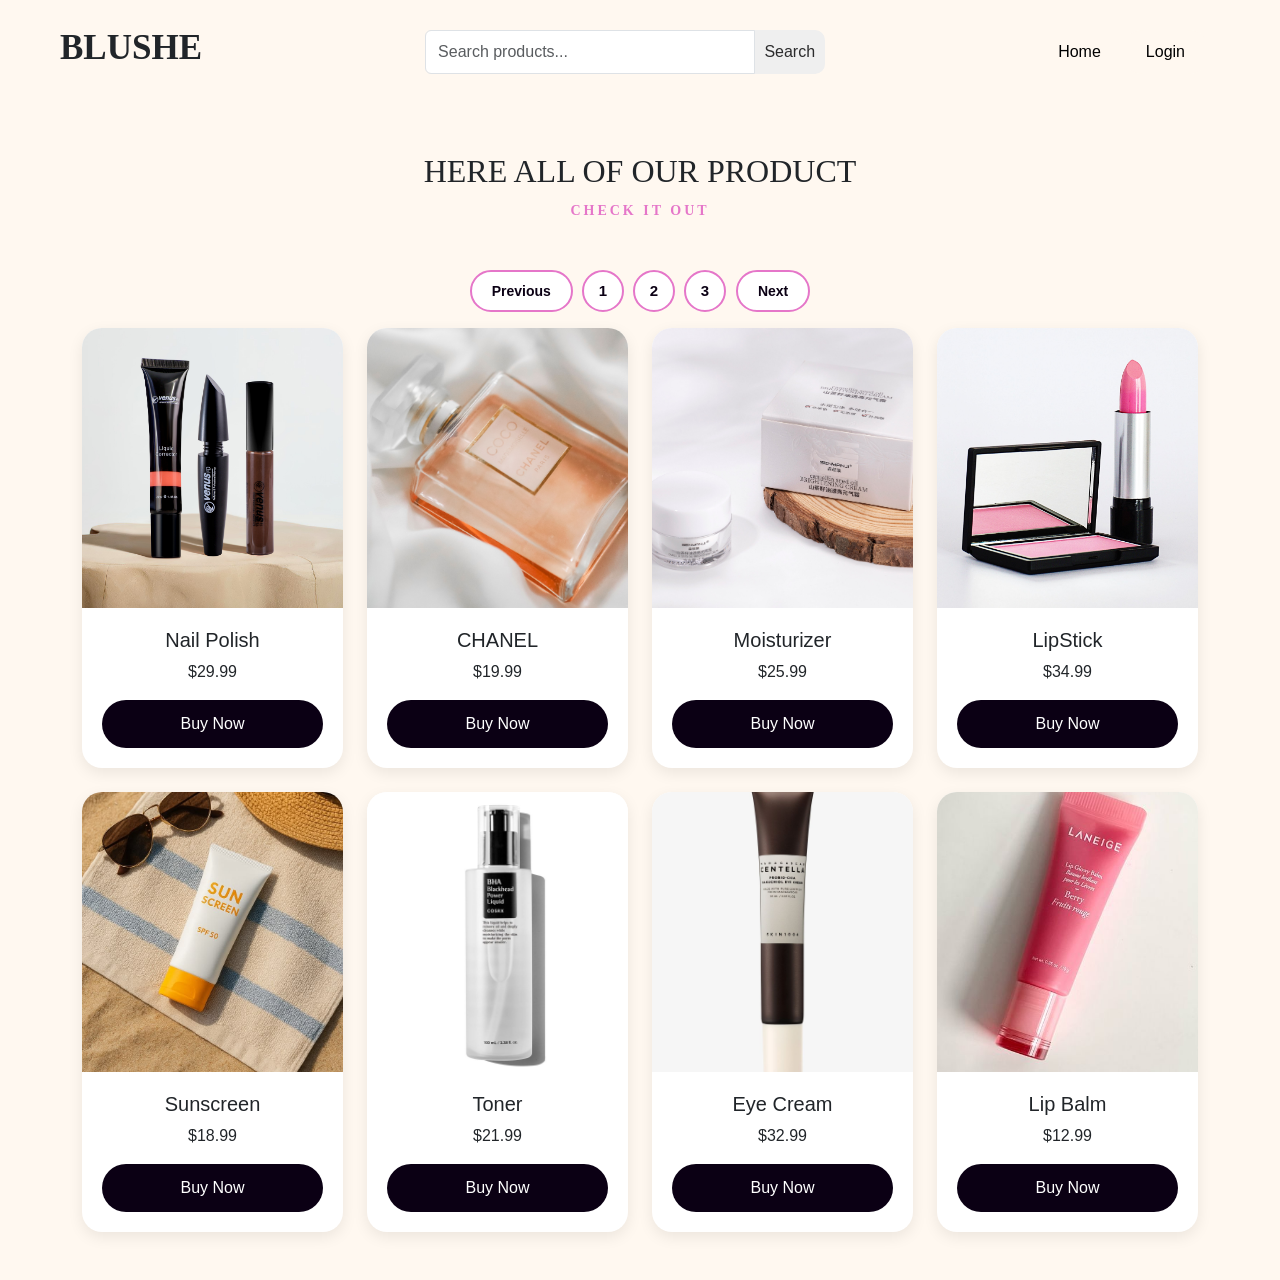
<file: products.html>
<!DOCTYPE html>
<html lang="en">
    <head>
        <meta charset="UTF-8">
        <meta name="viewport" content="width=device-width, initial-scale=1.0">
        <title>BLUSHE Products</title>

        <link
            href="https://cdn.jsdelivr.net/npm/bootstrap@5.3.8/dist/css/bootstrap.min.css"
            rel="stylesheet">
        <link rel="stylesheet" href="./css/style.css">
    </head>

    <body>

        <nav class="product_navbar">

            <h1 class="logo">BLUSHE</h1>

            <div class="input-group search-box">

                <input
                    type="text"
                    class="form-control"
                    placeholder="Search products...">

                <button class=" searchbtn" type="button">
                    Search
                </button>

            </div>

            <div class="nav-buttons">

                <a href="index.html">Home</a>
                <button class="login-btn">
                    Login
                </button>
            </div>
        </nav>
        <section class="container py-5">
            <div class="product_head">
                <h2> HERE ALL OF OUR PRODUCT</h2>
                <span class="feature-subtitle">Check it out</span>
            </div>
            <nav class="mt-5 d-flex justify-content-center">

                <ul class="pagination">

                    <li class="page-item w-100">
                        <a class="page-nav" href="#">Previous</a>
                    </li>

                    <li class="page-item">
                        <a class="page-link" href="#">1</a>
                    </li>

                    <li class="page-item">
                        <a class="page-link" href="#">2</a>
                    </li>

                    <li class="page-item">
                        <a class="page-link" href="#">3</a>
                    </li>

                    <li class="page-item">
                        <a class="page-nav" href="#">Next</a>
                    </li>

                </ul>

            </nav>
            <div class="row g-4">

                <div class="col-lg-3 col-md-4 col-sm-6">
                    <div class="card w- 100 h-100">
                        <img src="./pic/product1.jpg" class="card-img-top" alt>
                        <div class="card-body text-center">
                            <h5>Nail Polish</h5>
                            <p>$29.99</p>
                            <button class="btn btn-dark w-100">Buy Now</button>
                        </div>
                    </div>
                </div>

                <div class="col-lg-3 col-md-4 col-sm-6">
                    <div class="card h-100">
                        <img src="./pic/product2.jpg" class="card-img-top" alt>
                        <div class="card-body text-center">
                            <h5>CHANEL</h5>
                            <p>$19.99</p>
                            <button class="btn btn-dark w-100">Buy Now</button>
                        </div>
                    </div>
                </div>

                <div class="col-lg-3 col-md-4 col-sm-6">
                    <div class="card h-100">
                        <img src="./pic/product3.jpg" class="card-img-top" alt>
                        <div class="card-body text-center">
                            <h5>Moisturizer</h5>
                            <p>$25.99</p>
                            <button class="btn btn-dark w-100">Buy Now</button>
                        </div>
                    </div>
                </div>

                <div class="col-lg-3 col-md-4 col-sm-6">
                    <div class="card h-100">
                        <img src="./pic/product4.jpg" class="card-img-top" alt>
                        <div class="card-body text-center">
                            <h5>LipStick</h5>
                            <p>$34.99</p>
                            <button class="btn btn-dark w-100">Buy Now</button>
                        </div>
                    </div>
                </div>

                <div class="col-lg-3 col-md-4 col-sm-6">
                    <div class="card h-100">
                        <img src="./pic/product5.jpg" class="card-img-top" alt>
                        <div class="card-body text-center">
                            <h5>Sunscreen</h5>
                            <p>$18.99</p>
                            <button class="btn btn-dark w-100">Buy Now</button>
                        </div>
                    </div>
                </div>

                <div class="col-lg-3 col-md-4 col-sm-6">
                    <div class="card h-100">
                        <img src="./pic/product6.jpg" class="card-img-top" alt>
                        <div class="card-body text-center">
                            <h5>Toner</h5>
                            <p>$21.99</p>
                            <button class="btn btn-dark w-100">Buy Now</button>
                        </div>
                    </div>
                </div>

                <div class="col-lg-3 col-md-4 col-sm-6">
                    <div class="card h-100">
                        <img src="./pic/product7.jpg" class="card-img-top" alt>
                        <div class="card-body text-center">
                            <h5>Eye Cream</h5>
                            <p>$32.99</p>
                            <button class="btn btn-dark w-100">Buy Now</button>
                        </div>
                    </div>
                </div>

                <div class="col-lg-3 col-md-4 col-sm-6">
                    <div class="card h-100">
                        <img src="./pic/product8.jpg" class="card-img-top" alt>
                        <div class="card-body text-center">
                            <h5>Lip Balm</h5>
                            <p>$12.99</p>
                            <button class="btn btn-dark w-100">Buy Now</button>
                        </div>
                    </div>
                </div>
            </div>
        </section>
    </body>
</html>
</file>
<file: css/style.css>
* {
  margin: 0;
  padding: 0;
  box-sizing: border-box;
}

body {
  background: #fff8f0;
  font-family: Arial, Helvetica, sans-serif;
}
a {
  text-decoration: none;
  color: #0b0014;
  cursor: pointer;
  text-transform: 3s;
}
a:hover{
  color: #e576c9;
}
ul {
  list-style: none;
}

.navbar{
  padding: 20px 60px;
  display: flex;
  align-items: center;
  justify-content: space-between;
  gap:14px
}
.nav-links{
  display:flex;
  gap: 40px;
}
.nav-buttons{
  padding: 10px;
}
.login-btn{
  padding: 15px;
  color:#0B0014;
  border-radius: 10px;
  border: none;
  font-size: 1rem;
  background-color: #fff8f0;
  text-transform: 2s;
}
.login-btn:hover{
  color:#E576C9
}
.shop-btn{
  padding: 15px;
  color:#0B0014;
  font-size: 1rem;
  background-color:#fff8f0;
  border-radius: 10px;
  border: none;
  text-transform: 2s;
}
.shop-btn:hover{
  color:#E576C9
}

.Hero_section{
  display: flex;
  align-items: center;
  justify-content: space-between;
  padding: 80px 100px;
}

.hero_content {
  flex: 1;
}

.hero_content span {
  color: #e576c9;
  font-size: 14px;
  letter-spacing: 3px;
  font-weight: 600;
}

.hero_content h1 {
  font-family: "Franklin Gothic Medium", "Arial Narrow", Arial, sans-serif;
  font-size: 4rem;
  color: #0b0014;
  margin: 20px 0;
  line-height: 1.1;
}

.hero_content p {
  color: #666;
  font-size: 18px;
  line-height: 1.8;
  max-width: 500px;
}

.hero_content button {
  margin-top: 35px;
  padding: 15px 20px;
  background: #e576c9;
  color: white;
  border: none;
  border-radius: 40px;
  cursor: pointer;
  font-size: 16px;
  transition: 0.3s;
}

.hero_content button:hover {
  background-color: #0b0014;
}

.popular_products {
  flex: 1;
  display: grid;
  grid-template-columns: repeat(2, 1fr);
  gap: 25px;
}

.product {
  overflow: hidden;
  border-radius: 25px;
  box-shadow: 0 10px 25px rgba(0, 0, 0, 0.08);
  transition: 0.3s;
}

.product:hover {
  transform: translateY(10px);
}

.product img {
  width: 100%;
  height: 320px;
  object-fit: cover;
  display: block;
}
/* feature-section */
.features-section {
  background: #ffffff;
  padding: 80px 0;
}

.feature_container {
  width: 90%;
  max-width: 1400px;
  margin: auto;
}

.feature_content {
  width: 100%;
}

.feature-header {
  max-width: 600px;
  margin: 0 auto 64px;
  text-align: center;
}

.feature-subtitle {
  color: #e576c9;
  font-size: 14px;
  font-weight: 600;
  letter-spacing: 3px;
  text-transform: uppercase;
}

.feature-title {
  font-size: 40px;
  font-family: "Georgia", serif;
  font-weight: bold;
  margin-top: 16px;
}

.feature-description {
  color: #6b7280;
  margin-top: 16px;
  line-height: 1.6;
}

.feature-grid {
  display: grid;
  grid-template-columns: repeat(5, 1fr);
  gap: 12px;
}

.feature-card {
  background: #fff8f0;
  padding: 20px;
  border-radius: 24px;
}

.feature-icon {
  width: 48px;
  height: 48px;
  background: #fdeaf6;
  color: #e576c9;
  border-radius: 50%;

  display: flex;
  justify-content: center;
  align-items: center;

  font-size: 22px;
  margin-bottom: 20px;
}

.feature-card h3 {
  font-size: 18px;
  font-weight: 600;
  margin-bottom: 10px;
}

.feature-card p {
  font-size: 14px;
  color: #6b7280;
  line-height: 1.6;
}
/* review */
.reviews-section{
    padding:100px 80px;
    background: #ffffff;
}

.reviews-header{
    max-width:600px;
    margin:0 auto 60px;
    text-align:center;
}

.reviews-header h2{
    font-size:40px;
    font-family:Georgia, serif;
    font-weight:bold;
    color:#0B0014;
}

.reviews-grid{
    display:grid;
    grid-template-columns:repeat(3,1fr);
    gap:32px;
}

.review-card{
    background:#ffffffcc;
    padding:32px;
    border-radius:24px;
    box-shadow:0 8px 20px rgba(0,0,0,.08);
    transition:.3s;
}

.review-card:hover{
    transform:translateY(-8px);
    box-shadow:0 15px 30px rgba(0,0,0,.15);
}

.stars{
    color:#E576C9;
    font-size:20px;
    margin-bottom:20px;
}

.review-text{
    color:#666;
    line-height:1.8;
    margin-bottom:24px;
}

.review-user{
    display:flex;
    align-items:center;
    gap:12px;
    border-top:1px solid #ede9e9;
    padding-top:16px;
}

.review-user img{
    width:40px;
    height:40px;
    border-radius:50%;
    object-fit:cover;
}

.review-user h4{
    font-size:15px;
    margin-bottom:4px;
    color:#0B0014;
}

.review-user span{
    font-size:13px;
    color:#888;
}

.package-section{
    background:#FFF8F0;
    padding:100px 80px;
}

.package-header{
    text-align:center;
    margin-bottom:60px;
}

.package-header span{
    color:#E576C9;
    font-size:14px;
    font-weight:600;
    letter-spacing:3px;
    text-transform:uppercase;
}

.package-grid{
    max-width:1100px;
    margin:auto;
    display:grid;
    grid-template-columns:repeat(3,1fr);
    gap:32px;
}

.pricing-card{
    background:#fff;
    padding:40px;
    border-radius:24px;
    box-shadow:0 5px 15px rgba(0,0,0,.08);
}

.pricing-card h3{
    font-size:22px;
    font-weight:600;
    margin-bottom:10px;
    color:#0B0014;
}

.plan-description{
    color:#888;
    margin-bottom:25px;
}

.pricing-card h2{
    font-size:42px;
    font-weight:bold;
    margin-bottom:25px;
    color:#0B0014;
}

.pricing-card h2 span{
    font-size:18px;
    font-weight:400;
    color:#999;
}

.pricing-card ul{
    list-style:none;
    margin-bottom:35px;
}

.pricing-card ul li{
    margin-bottom:15px;
    color:#666;
    font-size:15px;
}

.outline-btn,
.primary-btn{
    width:100%;
    padding:14px;
    border-radius:50px;
    font-size:16px;
    cursor:pointer;
    transition:.3s;
}

.outline-btn{
    background:transparent;
    border:1px solid #0B0014;
    color:#0B0014;
}

.outline-btn:hover{
    background:#0B0014;
    color:#fff;
}

.primary-btn{
    background:#E576C9;
    border:none;
    color:#fff;
}

.primary-btn:hover{
    background:#D95AB9;
}

.featured-card{
    background:#0B0014;
    color:#fff;
    position:relative;
    transform:scale(1.05);
    box-shadow:0 12px 30px rgba(0,0,0,.2);
}

.featured-card h3,
.featured-card h2{
    color:#fff;
}

.featured-card .plan-description,
.featured-card h2 span,
.featured-card ul li{
    color:#d1d5db;
}

.popular-badge{
    position:absolute;
    top:-14px;
    left:50%;
    transform:translateX(-50%);
    background:#E576C9;
    color:#fff;
    padding:6px 18px;
    border-radius:30px;
    font-size:12px;
    font-weight:600;
    text-transform:uppercase;
}

.footer{
    background:#0B0014;
    color:#d1d5db;
    padding:70px 80px 30px;
}

.footer-container{
    display:flex;
    justify-content:space-between;
    gap:60px;
    padding-bottom:40px;
    border-bottom:1px solid rgba(255,255,255,.1);
    flex-wrap:wrap;
}

.footer-brand{
    max-width:280px;
}

.footer-brand h2{
    color:#fff;
    font-size:32px;
    font-family:Georgia, serif;
    margin-bottom:15px;
}

.footer-brand p{
    color:#9ca3af;
    line-height:1.7;
    font-size:15px;
}

.footer-contact h4,
.footer-links h4,
.footer-social h4{
    color:#fff;
    margin-bottom:18px;
    font-size:18px;
}

.footer-contact p{
    margin-bottom:12px;
    font-size:15px;
    color:#d1d5db;
}

.footer-links,
.footer-social{
    display:flex;
    flex-direction:column;
}

.footer-links a,
.footer-social a{
    color:#d1d5db;
    text-decoration:none;
    margin-bottom:12px;
    transition:.3s;
}

.footer-links a:hover,
.footer-social a:hover{
    color:#E576C9;
}

.footer-bottom{
    text-align:center;
    padding-top:25px;
}

.footer-bottom p{
    color:#6b7280;
    font-size:13px;
}
/* product_section */
.product_navbar{
    display:flex;
    justify-content:space-between;
    align-items:center;
    padding:20px 60px;
}

.search-box{
    width:400px;
}
.searchbtn{
  border: 1px;
  padding: 10px;
  color: #2c2c2d;
  border-radius: 10px;
}

.logo{
    font-size:35px;
    font-family:Georgia, serif;
    font-weight:bold;
}

.nav-buttons{
    display:flex;
    align-items:center;
    gap:20px;
}

.nav-buttons a{
    text-decoration:none;
    color:#000;
    transform: 2s;
}
.nav-buttons a:hover{
  color:#E576C9;
}
.login-btn{
    border:none;
    color:black;
    padding:10px 25px;
    border-radius:30px;
}
/* prouct_head */
.product_head {
  width: 100%;
  text-align: center;
}

/* paging */
.pagination{
    display: flex;
    justify-content: center;
    align-items: center;
    gap: 10px;
}
.page-link{
    width: 42px;
    height: 42px;
    padding: 0;

    display: flex;
    justify-content: center;
    align-items: center;

    border: 2px solid #E576C9;
    border-radius: 50%;

    background: #ffffff;
    color: #0B0014;

    font-weight: 600;
    font-size: 15px;
    cursor: pointer;
    transition: 0.3s;
}

.pagination .page-link:hover{
    background: #E576C9;
    color: #ffffff;
}

.page-nav{
    height: 42px;
    padding: 0 20px;

    display: flex;
    justify-content: center;
    align-items: center;

    border: 2px solid #E576C9;
    border-radius: 30px;

    background: #ffffff;
    color: #0B0014;

    font-weight: 600;
    font-size: 14px;
    white-space: nowrap;
    cursor: pointer;
    transition: 0.3s;
}

.page-nav:hover{
    background: #E576C9;
    color: #ffffff;
    transform: translateY(-2px);
}


/* products */
.product_head{
  font-family: "Cormorant Garamond", serif;
}
.card{
    border:none;
    border-radius:20px;
    overflow:hidden;
    transition:.3s;
    box-shadow:0 5px 15px rgba(0,0,0,.08);
}

.card:hover{
    transform:translateY(-8px);
    box-shadow:0 15px 30px rgba(0,0,0,.15);
}

.card img{
    width:100%;
    height:280px;
    object-fit:cover;
}

.card-body{
    text-align:center;
    padding:20px;
}

.card-title{
    font-size:20px;
    font-weight:600;
    color:#0B0014;
    margin-bottom:10px;
}

.card-text{
    color:#777;
    font-size:14px;
    margin-bottom:15px;
}

.price{
    font-size:22px;
    font-weight:bold;
    color:#E576C9;
    margin-bottom:20px;
}

.btn-dark{
    background:#0B0014;
    border:none;
    border-radius:30px;
    padding:12px;
    transition:.3s;
}

.btn-dark:hover{
    background:#E576C9;
}

.products-title{
    text-align:center;
    font-size:40px;
    font-family:Georgia, serif;
    margin-bottom:50px;
    color:#0B0014;
}
</file>
